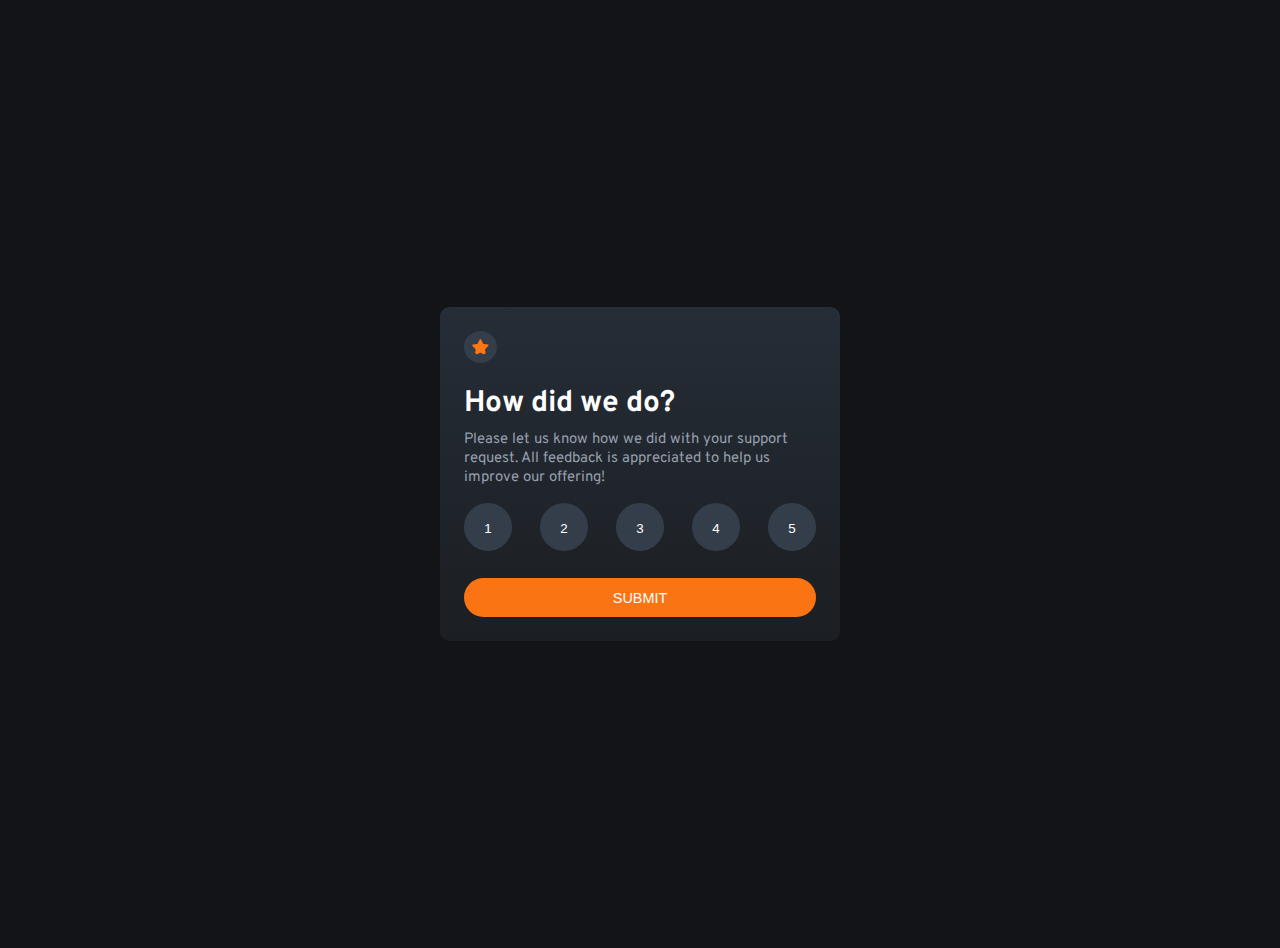
<file: interactive-rating-component-main/index.html>
<!DOCTYPE html>
<html lang="en">
<head>
  <meta charset="UTF-8">
  <meta name="viewport" content="width=device-width, initial-scale=1.0"> <!-- displays site properly based on user's device -->

  <link rel="icon" type="image/png" sizes="32x32" href="./images/favicon-32x32.png">
  
  <title>Frontend Mentor | Interactive rating component</title>

  <link rel="preconnect" href="https://fonts.googleapis.com">
  <link rel="preconnect" href="https://fonts.gstatic.com" crossorigin>
  <link href="https://fonts.googleapis.com/css2?family=Overpass:wght@400;700&display=swap" rel="stylesheet">

  <link rel="stylesheet" href="style.css">

</head>
<body>

  <!-- Rating state start -->

  <div class="main-container">
  <img src="./images/icon-star.svg" alt="star-image">
  <h1>How did we do?</h1>

  <p>Please let us know how we did with your support request. All feedback is appreciated 
    to help us improve our offering!</p>

  <ul>
    <li><button class="btn">1</button></li>
    <li><button class="btn">2</button></li>
    <li><button class="btn">3</button></li>
    <li><button class="btn">4</button></li>
    <li><button class="btn">5</button></li>
  </ul>

  <button class="btn-submit" id="submit">Submit</button>
  </div>

  <!-- Rating state end -->

  <!-- Thank you state start -->

  <div class="thank-you hidden">
  <img src="./images/illustration-thank-you.svg" alt="thank-you-image">
  <p class="grade">You selected <span id ="rating"></span> out of 5</p>

  <h2>Thank you!</h2>

  <p>We appreciate you taking the time to give a rating. If you ever need more support, 
    don’t hesitate to get in touch!</p>

  </div>

  <!-- Thank you state end -->

  
  <!-- <div class="attribution">
    Challenge by <a href="https://www.frontendmentor.io?ref=challenge" target="_blank">Frontend Mentor</a>. 
    Coded by <a href="#">Your Name Here</a>.
  </div> -->

  <script src="index.js"></script>
</body>
</html>
</file>
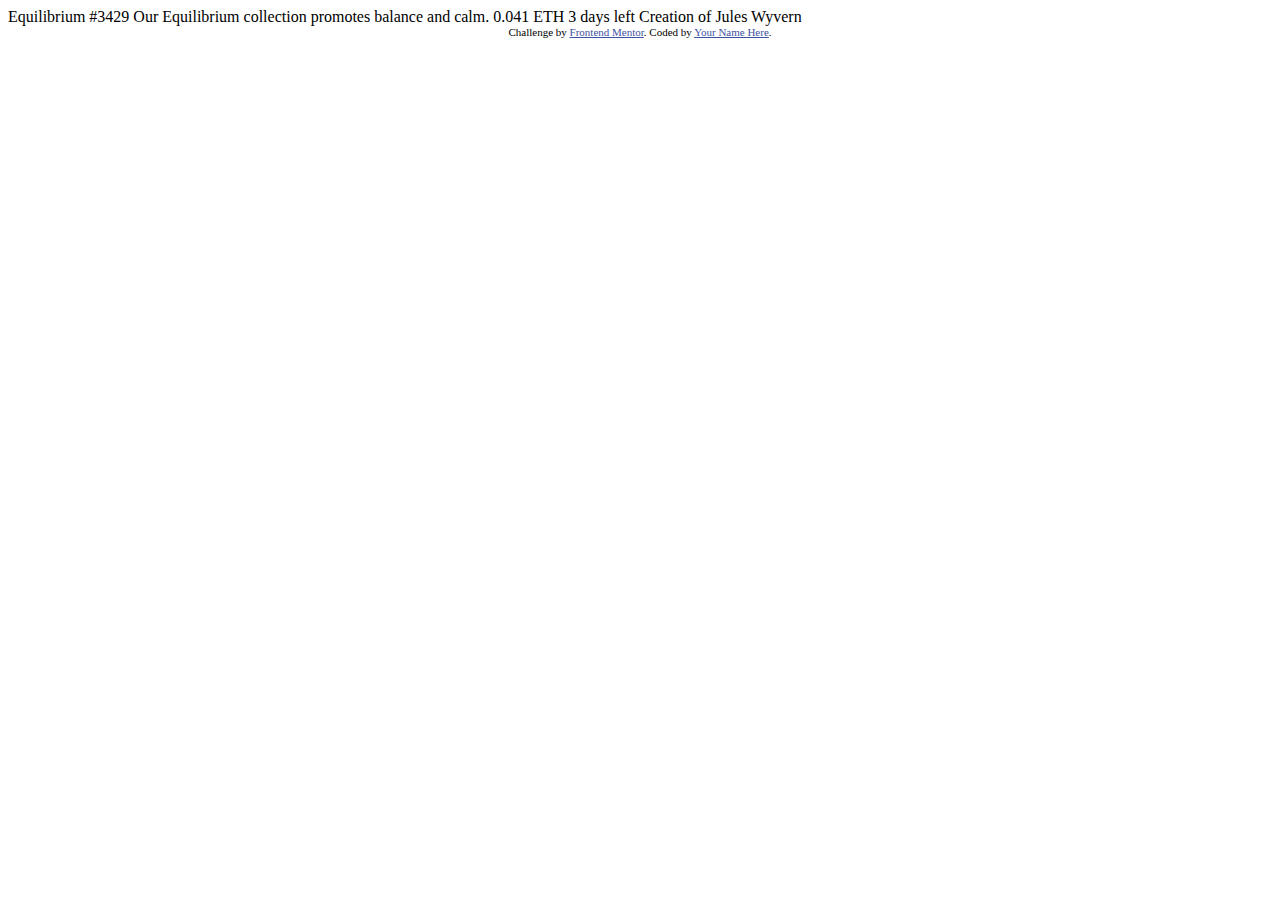
<file: nft-preview-card-component-main/index.html>
<!DOCTYPE html>
<html lang="en">
<head>
  <meta charset="UTF-8">
  <meta name="viewport" content="width=device-width, initial-scale=1.0"> <!-- displays site properly based on user's device -->

  <link rel="icon" type="image/png" sizes="32x32" href="./images/favicon-32x32.png">
  
  <title>Frontend Mentor | NFT preview card component</title>

  <!-- Feel free to remove these styles or customise in your own stylesheet 👍 -->
  <style>
    .attribution { font-size: 11px; text-align: center; }
    .attribution a { color: hsl(228, 45%, 44%); }
  </style>
</head>
<body>

  Equilibrium #3429

  Our Equilibrium collection promotes balance and calm.

  0.041 ETH
  3 days left
  
  Creation of Jules Wyvern

  <div class="attribution">
    Challenge by <a href="https://www.frontendmentor.io?ref=challenge" target="_blank">Frontend Mentor</a>. 
    Coded by <a href="#">Your Name Here</a>.
  </div>
</body>
</html>
</file>
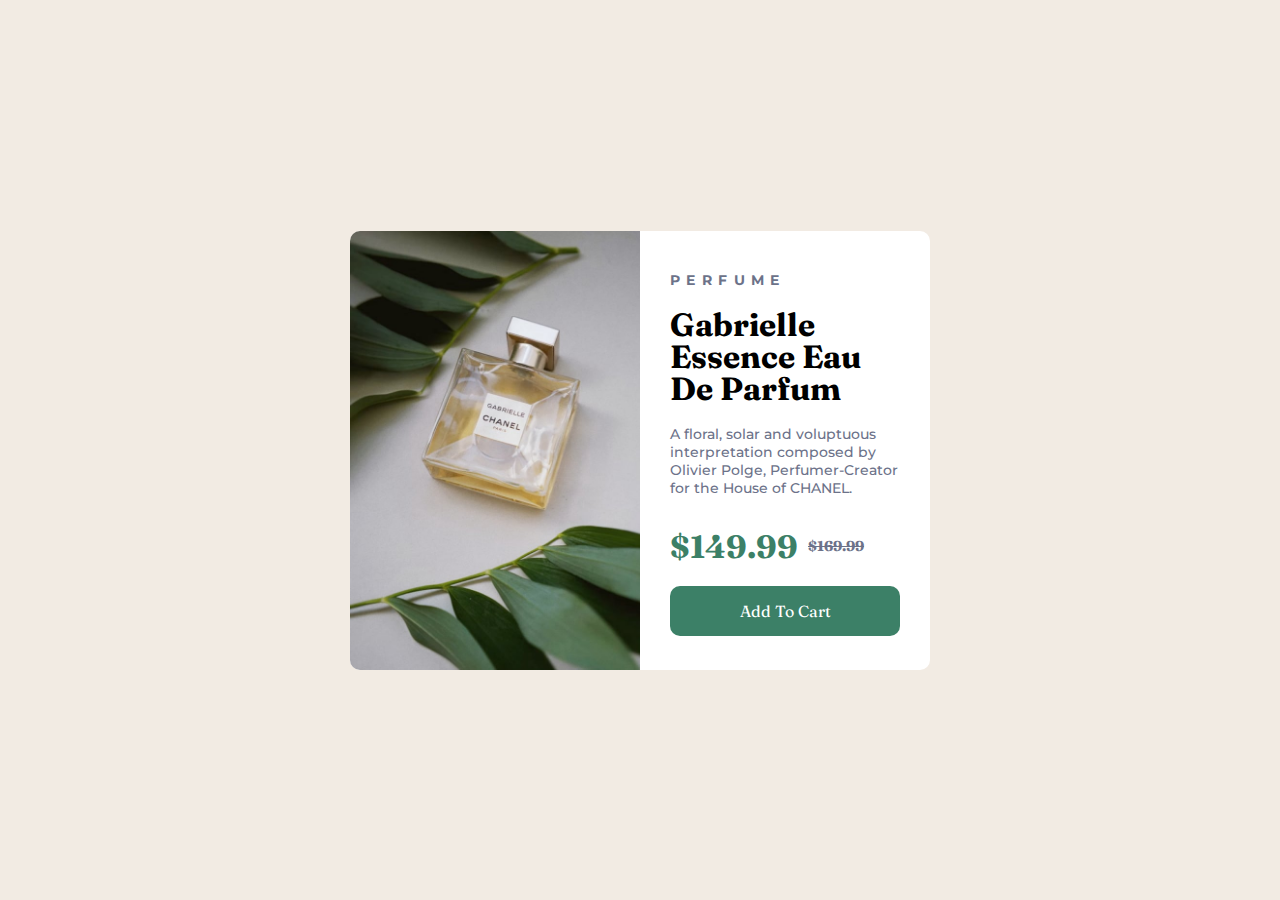
<file: product-preview-card-component-main/index.html>
<!DOCTYPE html>
<html lang="en">
<head>
  <meta charset="UTF-8">
  <meta name="viewport" content="width=device-width, initial-scale=1.0"> <!-- displays site properly based on user's device -->

  <link rel="icon" type="image/png" sizes="32x32" href="./images/favicon-32x32.png">
  
  <title>Frontend Mentor | Product preview card component</title>

  <link rel="stylesheet" href="style.css">

  <link rel="preconnect" href="https://fonts.googleapis.com">
  <link rel="preconnect" href="https://fonts.gstatic.com" crossorigin>
  <link href="https://fonts.googleapis.com/css2?family=Fraunces:opsz,wght@9..144,700&family=Montserrat:wght@500;700&display=swap" rel="stylesheet">

  <!-- Feel free to remove these styles or customise in your own stylesheet 👍 -->
  <style>
    .attribution { font-size: 11px; text-align: center; }
    .attribution a { color: hsl(228, 45%, 44%); }
  </style>
</head>
<body>

  <div class="container">
    <div class="left-hand-side">
      <picture>
        <source media="(min-width: 650px)" srcset="./images/image-product-desktop.jpg">
        <img src="./images/image-product-mobile.jpg" alt="product-image">
      </picture>
    </div>
    <div class="right-hand-side">
      <h3 class="heading">Perfume</h3>

      <h1 class="product-name">Gabrielle Essence Eau De Parfum</h1>

      <p>A floral, solar and voluptuous interpretation composed by Olivier Polge, 
        Perfumer-Creator for the House of CHANEL.</p>

      <div class="price">
        <h1 class="actual-price">$149.99</h1>
      
        <h3 class="discounter=price">$169.99</h3>
      </div>

      <div class="button">Add To Cart</div>
    </div>
  </div>
  
  <!-- <div class="attribution">
    Challenge by <a href="https://www.frontendmentor.io?ref=challenge" target="_blank">Frontend Mentor</a>. 
    Coded by <a href="#">Your Name Here</a>.
  </div> -->
</body>
</html>
</file>
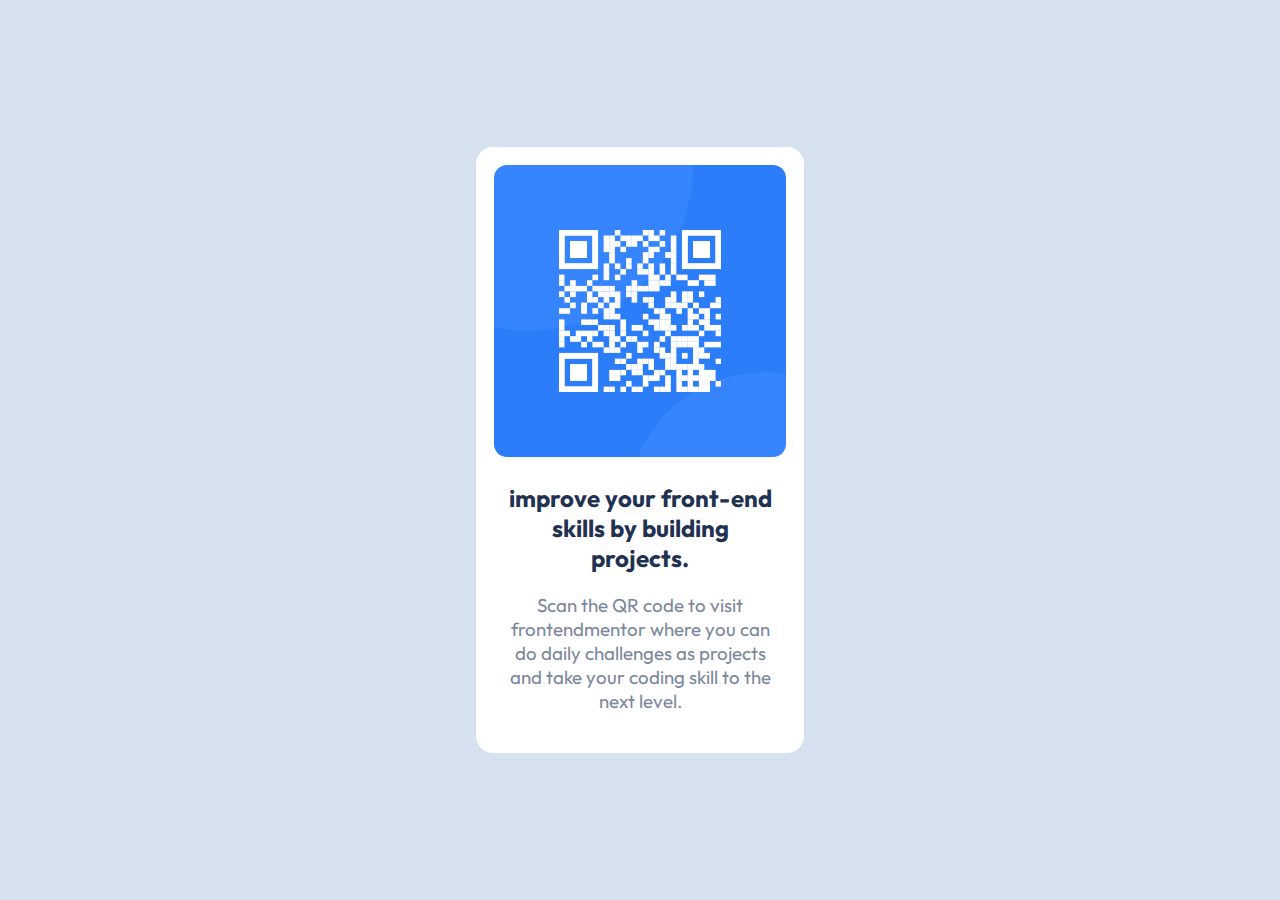
<file: qr-code-component-main/index.html>
<!DOCTYPE html>
<html lang="en">
<head>
  <meta charset="UTF-8">
  <meta name="viewport" content="width=device-width, initial-scale=1.0"> <!-- displays site properly based on user's device -->

  <link rel="icon" type="image/png" sizes="32x32" href="./images/favicon-32x32.png">
  
  <title>Frontend Mentor | QR code component</title>

  <!-- Feel free to remove these styles or customise in your own stylesheet 👍 -->
  <!-- <style>
    .attribution { font-size: 11px; text-align: center; }
    .attribution a { color: hsl(228, 45%, 44%); }
  </style> -->

  <link rel="stylesheet" href="style.css">

  <!-- Google Fonts -->
  <link rel="preconnect" href="https://fonts.googleapis.com">
  <link rel="preconnect" href="https://fonts.gstatic.com" crossorigin>
  <link href="https://fonts.googleapis.com/css2?family=Outfit:wght@400;700&display=swap" rel="stylesheet">

  
</head>
<body>

  <div class="container">
    <div class="card">
      <img src="images/image-qr-code.png" alt="qr-code-image">
    
      <div class="text">
        <h2>improve your front-end skills by building projects.</h2><br>
        <h3>Scan the QR code to visit frontendmentor where you can do daily challenges as projects and take your coding skill to the next level.</h3>
      </div>
    </div>
  </div>
  
  <!-- <div class="attribution">
    Challenge by <a href="https://www.frontendmentor.io?ref=challenge" target="_blank">Frontend Mentor</a>. 
    Coded by <a href="#">Yudhajit</a>.
  </div> -->
</body>
</html>
</file>
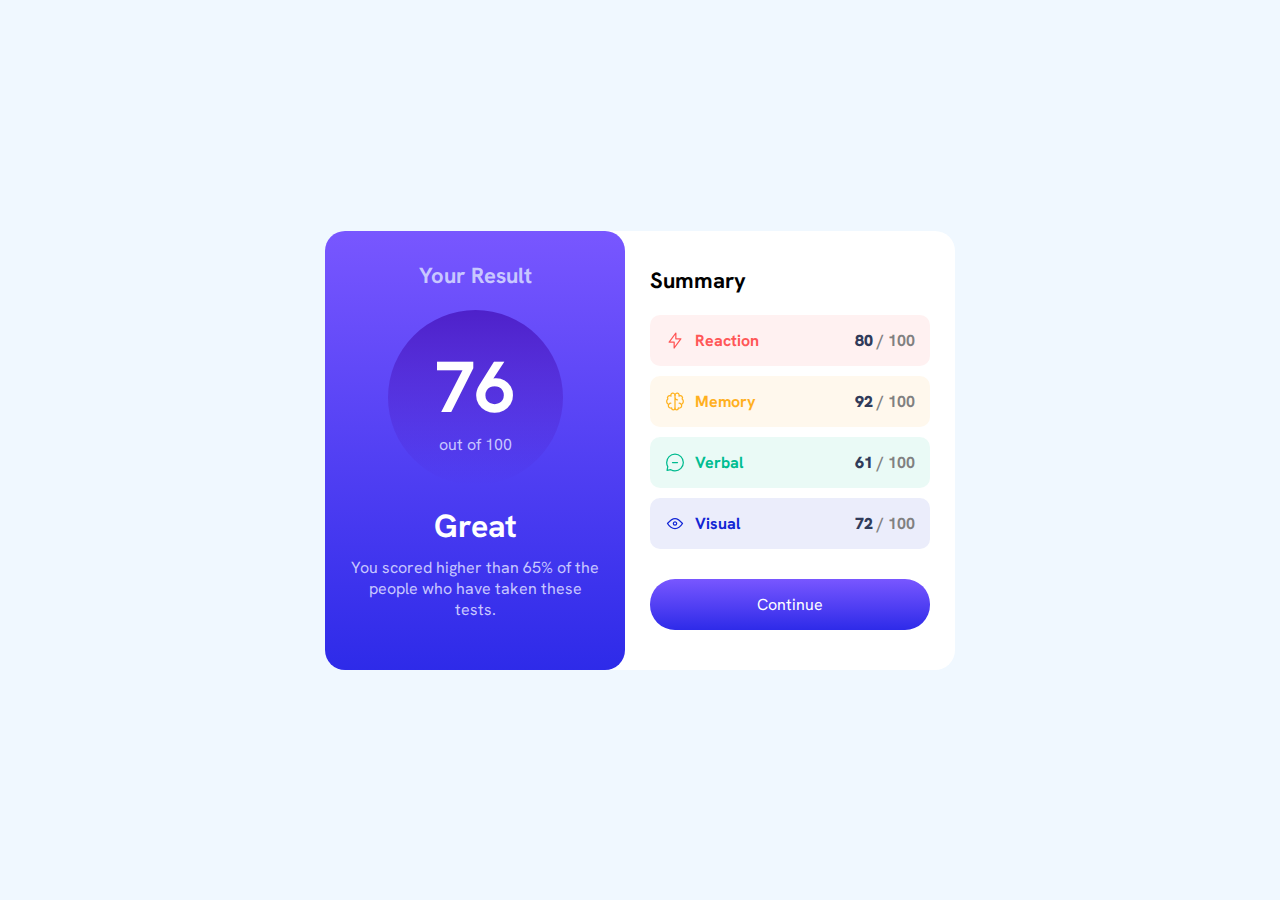
<file: results-summary-component-main/index.html>
<!DOCTYPE html>
<html lang="en">
<head>
  <meta charset="UTF-8">
  <meta name="viewport" content="width=device-width, initial-scale=1.0"> <!-- displays site properly based on user's device -->

  <link rel="icon" type="image/png" sizes="32x32" href="./assets/images/favicon-32x32.png">
  
  <title>Frontend Mentor | Results summary component</title>

  <!-- Google Fonts -->
  <link rel="preconnect" href="https://fonts.googleapis.com">
  <link rel="preconnect" href="https://fonts.gstatic.com" crossorigin>
  <link href="https://fonts.googleapis.com/css2?family=Hanken+Grotesk:wght@500;700;800&display=swap" rel="stylesheet">

  <link rel="stylesheet" href="style.css">
</head>
<body>

  <div class="container">
    <div class="left-scoreboard">
      <h2>Your Result</h2>
      <div class="score">
        <h1>76</h1>
        <p>out of 100</p> 
      </div>
    
      <h1 class="grade">Great</h1>
      <p class="remarks">You scored higher than 65% of the people who have taken these tests.</p>
    </div>
    <div class="rigt-other-scores">
      <h1 class="heading">Summary</h1>
      <div class="other-scores-1">
        <div class="other-score-topic">
          <img src="assets/images/icon-reaction.svg" alt="reaction-image">
          <div class="other-scores-topic-1">Reaction</div>
        </div>
        <div class="other-scores-score"><b>80</b> / 100</div>      
      </div>
      <div class="other-scores-2">
        <div class="other-score-topic">
          <img src="assets/images/icon-memory.svg" alt="memory-image">
          <div class="other-scores-topic-2">Memory</div>
        </div>
        <div class="other-scores-score"><b>92</b> / 100</div>         
      </div>
      <div class="other-scores-3">
        <div class="other-score-topic">
          <img src="assets/images/icon-verbal.svg" alt="verbal-image">
          <div class="other-scores-topic-3">Verbal</div>
        </div>
        <div class="other-scores-score"><b>61</b> / 100</div>     
      </div>
      <div class="other-scores-4">
        <div class="other-score-topic">
          <img src="assets/images/icon-visual.svg" alt="visual-image">
          <div class="other-scores-topic-4">Visual</div>
        </div>
        <div class="other-scores-score"><b>72</b> / 100</div> 
      </div>
      
      <div class="button">Continue</div>
      
    </div>
  </div>
  
  <!-- <div class="attribution">
    Challenge by <a href="https://www.frontendmentor.io?ref=challenge" target="_blank">Frontend Mentor</a>. 
    Coded by <a href="#">Your Name Here</a>.
  </div> -->
</body>
</html>
</file>
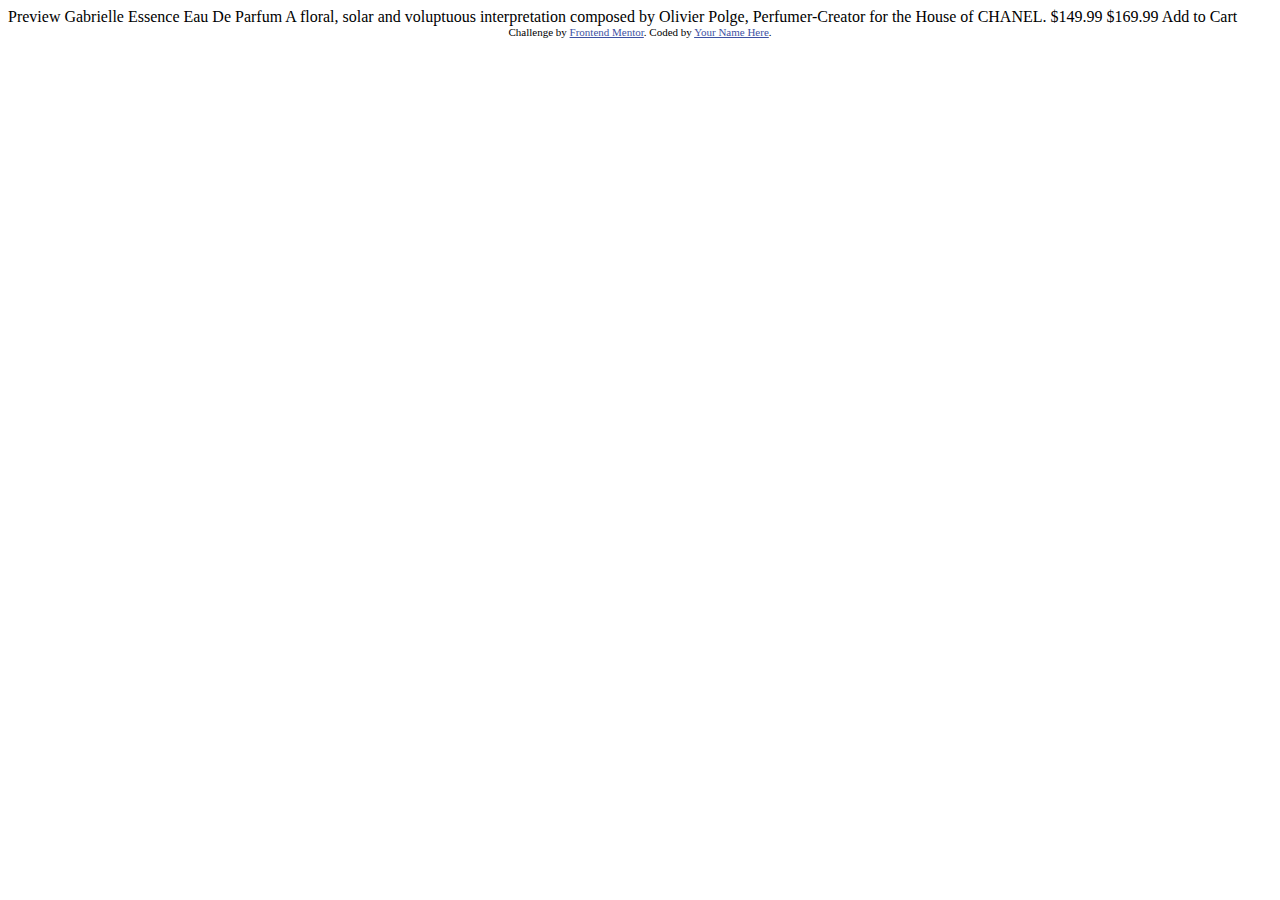
<file: product-preview-card-component-main/product-preview-card-component-main/index.html>
<!DOCTYPE html>
<html lang="en">
<head>
  <meta charset="UTF-8">
  <meta name="viewport" content="width=device-width, initial-scale=1.0"> <!-- displays site properly based on user's device -->

  <link rel="icon" type="image/png" sizes="32x32" href="./images/favicon-32x32.png">
  
  <title>Frontend Mentor | Product preview card component</title>

  <!-- Feel free to remove these styles or customise in your own stylesheet 👍 -->
  <style>
    .attribution { font-size: 11px; text-align: center; }
    .attribution a { color: hsl(228, 45%, 44%); }
  </style>
</head>
<body>

  Preview

  Gabrielle Essence Eau De Parfum

  A floral, solar and voluptuous interpretation composed by Olivier Polge, 
  Perfumer-Creator for the House of CHANEL.

  $149.99
  $169.99

  Add to Cart
  
  <div class="attribution">
    Challenge by <a href="https://www.frontendmentor.io?ref=challenge" target="_blank">Frontend Mentor</a>. 
    Coded by <a href="#">Your Name Here</a>.
  </div>
</body>
</html>
</file>
<file: interactive-rating-component-main/style.css>
.attribution { 
    font-size: 11px; 
    text-align: center; }

.attribution a { 
    color: hsl(228, 45%, 44%); }


*{
    margin:0;
    padding: 0;
    box-sizing: border-box;
}

body{
    font-family: 'Overpass', sans-serif;
    font-size: 0.93rem;
    background-color: hsl(216, 12%, 8%);
    margin:1.5rem;
    display: flex;
    align-items: center;
    justify-content: center;
    min-height: 100vh;
    flex-direction: column;
}

.main-container , .thank-you {
    background-image: linear-gradient(hsl(213, 19%, 18%), hsla(214, 11%, 13%, 0.814));
    padding: 1.5rem;
    border-radius: 0.6rem;
    max-width: 400px;
}

.main-container img{
    background-color: hsl(214, 18%, 25%);
    padding:0.5rem;
    border-radius: 50%;
}

.main-container h1{
    margin: 1rem 0 0.5rem;
    color: white;
}

.main-container p{
    color: hsl(217, 12%, 63%);
    margin-bottom: 1rem;
}

.main-container ul{
    display: flex;
    align-items: center;
    justify-content: space-between;
    list-style: none;
    flex-wrap: wrap;
    margin-bottom: 1.7rem;
    /* flex-direction: row;
    align-items: center;
    justify-content: space-between; */
}

/* ul{
    list-style: none;
} */

.main-container ul li button{
    width: 3rem;
    height:3rem;
    border-radius: 50%;
    border:none;
    color: white;
    background-color: hsl(214, 18%, 25%);
    cursor:pointer;
    padding-top: 0.2rem;
    transition: 0.3s;
}

.main-container ul li button:hover{
    background-color: hsl(25, 97%, 53%);
}

.main-container ul li button:focus{
    background-color: hsl(217, 12%, 63%);
}

.btn-submit{
    background-color: hsl(25, 97%, 53%);
    border: none;
    width:100%;
    padding: 0.7rem 0 0.7rem;
    color: white;
    border-radius: 30px;
    font-size: 0.9rem;
    text-transform: uppercase;
    font-weight: 400;
    transition: 0.3s;
    cursor: pointer;
    /* letter-spacing: 0.1rem; */
}

.btn-submit:hover{
    background-color: white;
    color: hsl(25, 97%, 53%);
    /* letter-spacing: 0.1rem; */
}

.thank-you{
    display:flex;
    flex-direction: column;
    align-items: center;
    text-align: center;
}

.thank-you img{
    margin : 0 auto 2rem;
    display: block;
}

.thank-you .grade{
    background-color: hsl(214, 18%, 25%);
    color: hsl(25, 97%, 53%);
    padding: 0.3rem 0.7rem 0.2rem;
    border-radius: 30px;
    margin-bottom: 1rem;
}

.thank-you h2{
    margin: 0rem 0 0.5rem;
    color: white;
}

.thank-you p{
    color: hsl(217, 12%, 63%);
}

.hidden{
    display: none;
}
</file>
<file: product-preview-card-component-main/style.css>
*{
    margin:0;
    padding:0;
}

body{
    background-color: hsl(30, 38%, 92%);
    display:flex;
    flex-direction: column;
    justify-content: center;
    align-items: center;
    min-height: 100vh;
}

.container{
    display:flex;
    justify-content: center;
    margin:0 auto;
    max-width: 580px;
    background-color: hsl(0, 0%, 100%);
    /* min-height:27em; */
    border-radius: 10px;
}

.left-hand-side{
    /* background-image: url(images/image-product-desktop.jpg); */
    min-width: 50%;
}


.left-hand-side img{
    max-width: 100%;
    min-height: 100%;
    border-radius: 10px 0px 0px 10px;
}

.right-hand-side{
    display : flex;
    flex-direction: column;
    padding : 30px;
}

.right-hand-side .heading{
    text-transform: uppercase;
    letter-spacing:0.4rem;
    /* padding: 20px; */
    font-size: 0.9rem;
    margin-top: 10px;
    margin-bottom: 10px;
    font-family: 'Montserrat', sans-serif;
    color: hsl(228, 12%, 48%);
}

.right-hand-side .product-name{
    font-family: 'Fraunces', serif;
    margin-top: 10px;
    line-height: 2rem;
    margin-bottom: 10px;
}

.right-hand-side p{
    font-family: 'Montserrat', sans-serif;
    font-size: 14px;
    margin-top: 10px;
    margin-bottom: 10px;
    font-weight: 500;
    color: hsl(228, 12%, 48%);
}

.right-hand-side .price{
    display: flex;
    flex-direction: row;
    align-items: center;
    font-family: 'Fraunces', serif;
    margin-bottom: 20px;
    margin-top: 20px;
}

.right-hand-side .price h1{
    padding-right:10px;
    color:hsl(158, 36%, 37%)
}

.right-hand-side .price h3{
    text-decoration: line-through;
    font-size: 0.9rem;
    color: hsl(228, 12%, 48%);
}

.button{
    background-color: hsl(158, 36%, 37%);
    /* padding: 15px 15px;
    width: 250px;
    margin : 30px 25px; */
    border-radius: 10px;
    text-align: center;
    display: flex;
    flex-direction: column;
    justify-content: center;
    color: white;
    cursor:pointer;
    height : 50px;
    font-family:'Fraunces', serif ;
}

@media(max-width:650px){
    .container{
        flex-direction: column;
        max-width: 400px;
    }

    .left-hand-side img{
        max-height: 100%;
        border-radius: 10px 10px 0px 0px;
    }

    /* .left-scoreboard{
        margin : 0;
        max-width: 330px;
    } */
}
</file>
<file: qr-code-component-main/style.css>
*{
    margin : 0;
    padding : 0;
}

body{
    background-color: hsl(212, 45%, 89%);
    font-family: 'Outfit', sans-serif;
    min-height: 100vh;
    display : flex;
    align-items: center;
}

.container{
    margin : 0 auto;
    max-width: 360px;
}

.card {
    background-color: hsl(0, 0%, 100%);
    padding : 18px;
    border-radius: 17px;
    text-align: center;
    margin : 0 1em;
}

.card img{
    width: 100%;
    border-radius: 13px;
}

.text{
    padding: 22px 7px;
}

.text h3{
    font-weight: 400;
    color: hsl(220, 15%, 55%);
}

.text h2{
    font-weight: 700;
    color: hsl(218, 44%, 22%);
}
</file>
<file: results-summary-component-main/style.css>
*{
    margin:0;
    padding:0;
}

body{
    font-family: 'Hanken Grotesk', sans-serif;
    min-height: 100vh;
    display:flex;
    align-items: center;
    background-color: aliceblue;
}

.container{
    max-width: 800px;
    margin : 0 auto;
    display:flex;
    flex-direction: row;
    align-items: center;
    background-color: white;
    border-radius: 20px;

}

.left-scoreboard{
    background-image: linear-gradient(hsl(252, 100%, 67%), hsl(241, 81%, 54%));
    max-width: 300px;
    text-align: center;
    color: hsl(0, 0%, 100%);
    display: flex;
    flex-direction: column;
    align-items: center;
    border-radius: 20px;
}

.left-scoreboard h2{
    font-size: 22px;
    padding: 20px 0;
    margin-top: 10px;
    color: hsl(241, 100%, 89%);
}

.score{
    background-image: linear-gradient(hsla(256, 72%, 46%, 1),hsla(241, 72%, 46%, 0));
    border-radius: 50%;
    width: 175px;
    height: 175px;
    text-align: center;
    display: flex;
    flex-direction: column;
    justify-content: center;
}

.score h1{
    font-size: 4.5rem;
}

.score p{
    color: hsl(241, 100%, 89%);
}

.left-scoreboard .grade{
    padding-top: 20px ;
    padding-bottom: 10px;
}

.left-scoreboard .remarks{
    padding-bottom: 50px;
    padding-left: 25px;
    padding-right: 25px;
    color: hsl(241, 100%, 89%);
}

.right-other-scores {
    display:flex;
    flex-direction: column;
    /* min-width: 300px;  */
    
}

.heading{
    /* padding-bottom:50px; */
    padding-left: 25px; 
    font-size: 22px;
    margin-top: 25px;
    padding-bottom: 10px;
}

.other-scores-1{
    display:flex;
    flex-direction: row;
    background-color: hsla(0, 100%, 67%, 0.081);
    padding: 15px;
    width: 250px;
    margin : 10px 25px;
    border-radius: 10px;
    justify-content: space-between;
}

.other-score-topic{
    display: flex;
    flex-direction: row;
}

.other-score-topic img{
    padding-right: 10px;
}

.other-scores-topic-1{
    color: hsl(0, 100%, 67%);
    font-weight: 700;
}

.other-scores-2{
    display:flex;
    flex-direction: row;
    background-color: hsla(39, 100%, 56%, 0.081);
    padding: 15px;
    width: 250px;
    margin : 10px 25px;
    border-radius: 10px;
    justify-content: space-between;
}

.other-scores-topic-2{
    color: hsl(39, 100%, 56%);
    font-weight: 700;
}

.other-scores-3{
    display:flex;
    flex-direction: row;
    background-color: hsla(166, 100%, 37%, 0.081);
    padding: 15px;
    width: 250px;
    margin : 10px 25px;
    border-radius: 10px;
    justify-content: space-between;
}

.other-scores-topic-3{
    color: hsl(166, 100%, 37%);
    font-weight: 700;
}

.other-scores-4{
    display:flex;
    flex-direction: row;
    background-color: hsla(234, 85%, 45%, 0.081);
    padding: 15px;
    width: 250px;
    margin : 10px 25px;
    border-radius: 10px;
    justify-content: space-between;
}

.other-scores-topic-4{
    color: hsl(234, 85%, 45%);
    font-weight: 700;
}

.other-scores-score {
    color : grey;
    font-weight: 700;
}

.other-scores-score b{
    color : hsl(224, 30%, 27%);
}

.button{
    background-image: linear-gradient(hsl(252, 100%, 67%), hsl(241, 81%, 54%));
    padding: 15px 15px;
    width: 250px;
    margin : 30px 25px;
    border-radius: 25px;
    text-align: center;
    justify-content: center;
    color: white;
    cursor:pointer;
}

@media(max-width:800px){
    .container{
        flex-direction: column;
    }

    .left-scoreboard{
        margin : 0;
        max-width: 330px;
    }
}

/* other */
</file>
